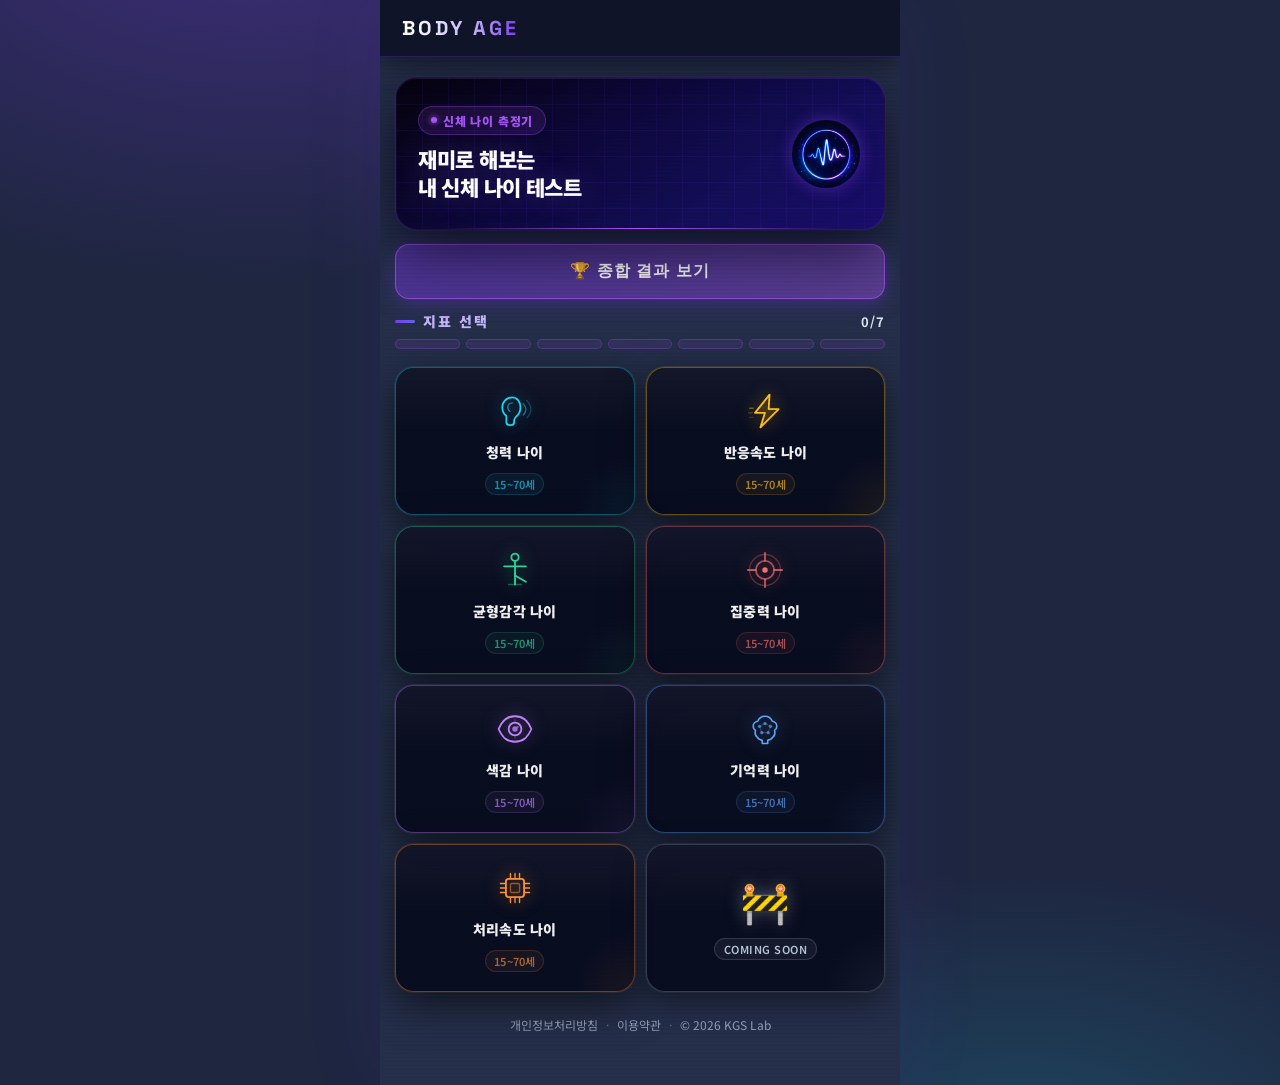
<file: index.html>
<!DOCTYPE html>
<html lang="ko">
<head>
    <meta charset="UTF-8">
    <meta name="viewport" content="width=device-width, initial-scale=1.0, viewport-fit=cover">
    <meta name="theme-color" content="#04060f">
    <meta name="description" content="청력, 반응속도, 균형감각 등 7가지 테스트를 통해 당신의 신체 나이를 과학적으로 측정해보세요.">
    <meta name="apple-mobile-web-app-capable" content="yes">
    <meta name="apple-mobile-web-app-status-bar-style" content="black-translucent">
    <meta property="og:title" content="신체 나이 측정기">
    <meta property="og:description" content="7가지 지표로 신체 나이를 측정하는 앱">
    <meta property="og:image" content="https://kgslab2026.github.io/body-age/icon-maskable-512.png">
    <meta property="og:url" content="https://kgslab2026.github.io/body-age/">
    <meta property="og:type" content="website">
    <title>신체 나이 측정기</title>
    <link rel="manifest" href="manifest.json">
    <link rel="apple-touch-icon" href="icon-192.png">
    <link rel="stylesheet" href="css/style.css">
    <link rel="preconnect" href="https://fonts.googleapis.com">
    <link rel="preconnect" href="https://fonts.gstatic.com" crossorigin>
    <link href="https://fonts.googleapis.com/css2?family=Noto+Sans+KR:wght@400;700;900&family=Space+Grotesk:wght@700;900&display=swap" rel="stylesheet">
</head>
<body>
    <div id="container">
        <header>
            <div class="header-content">
                <h1 class="logo">Body Age</h1>
            </div>
        </header>
        <main id="app"></main>
    </div>
    <script type="module" src="js/app.js"></script>
    <script>
        if ('serviceWorker' in navigator) {
            window.addEventListener('load', () => {
                // PWA 설치 프로모션 등을 위해 등록 상태 확인 가능
                navigator.serviceWorker.register('/body-age/sw.js')
                    .then(reg => {
                        console.log('Service Worker registered');
                        // 업데이트 체크 로직 추가 가능
                        reg.update();
                    })
                    .catch(err => console.error('Service Worker registration failed', err));
            });
        }
    </script>
</body>
</html>
</file>
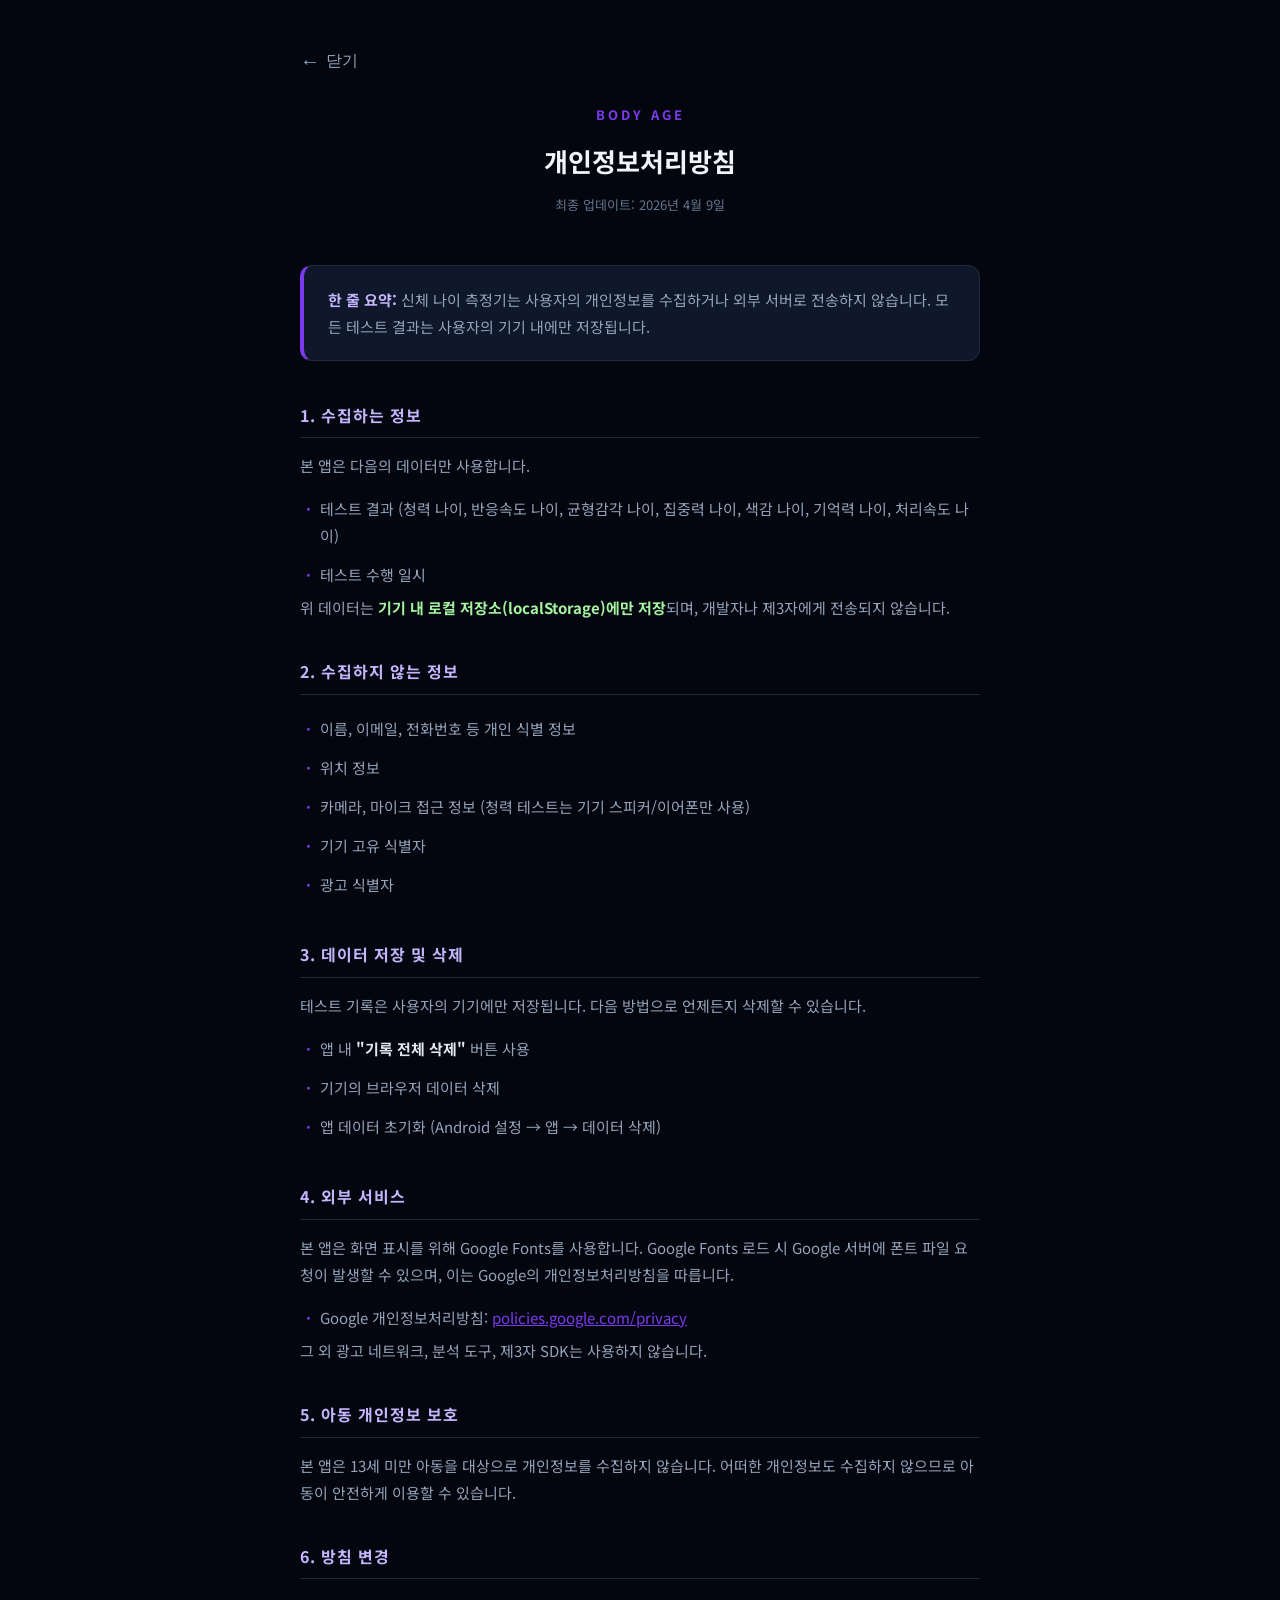
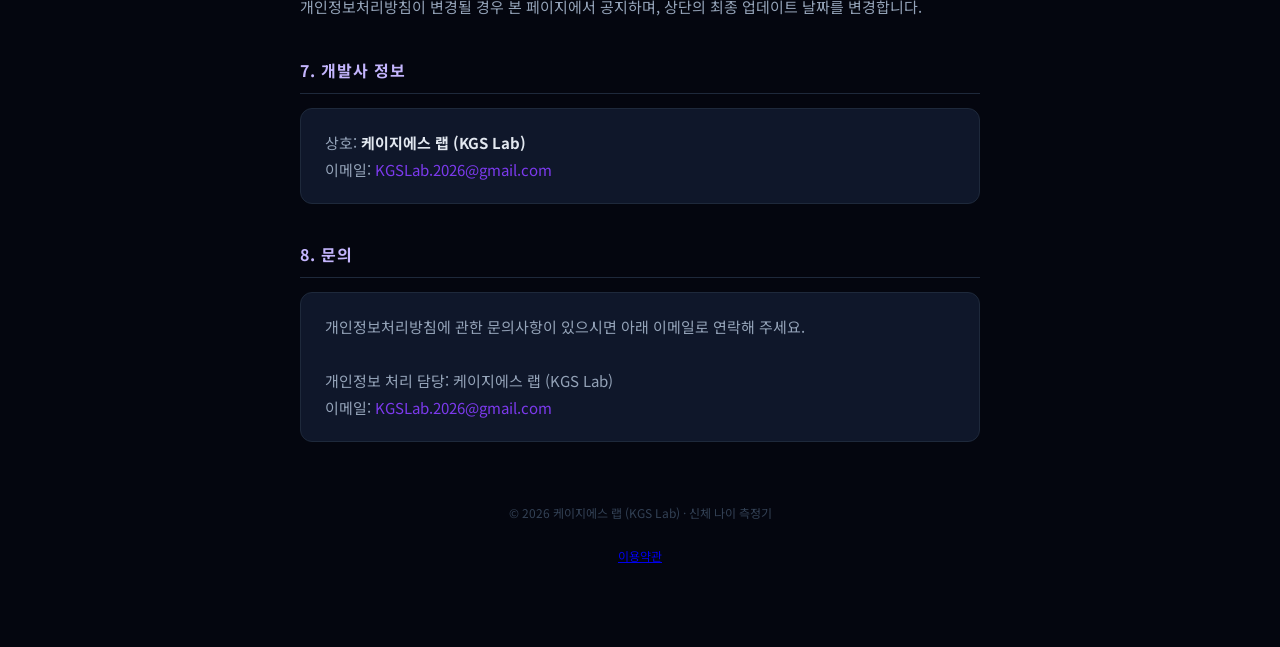
<file: privacy.html>
<!DOCTYPE html>
<html lang="ko">
<head>
    <meta charset="UTF-8">
    <meta name="viewport" content="width=device-width, initial-scale=1.0">
    <title>개인정보처리방침 · 신체 나이 측정기</title>
    <link rel="preconnect" href="https://fonts.googleapis.com">
    <link rel="preconnect" href="https://fonts.gstatic.com" crossorigin>
    <link href="https://fonts.googleapis.com/css2?family=Noto+Sans+KR:wght@400;700&display=swap" rel="stylesheet">
    <style>
        *, *::before, *::after { box-sizing: border-box; margin: 0; padding: 0; }

        body {
            font-family: 'Noto Sans KR', sans-serif;
            background: #04060f;
            color: #e2e8f0;
            line-height: 1.8;
            padding: 40px 20px 80px;
        }

        .container {
            max-width: 680px;
            margin: 0 auto;
        }

        .top-actions {
            position: sticky;
            top: 0;
            display: flex;
            justify-content: flex-start;
            padding: 10px 0;
            background: #04060f;
            z-index: 10;
            margin-bottom: 20px;
        }

        .btn-close {
            background: none;
            border: none;
            color: #94a3b8;
            font-size: 16px;
            font-weight: 500;
            cursor: pointer;
            display: flex;
            align-items: center;
            gap: 6px;
        }

        .btn-close::before {
            content: '←';
            font-size: 20px;
        }

        .btn-close:hover {
            border-color: #7c3aed;
            color: #e2e8f0;
            background: rgba(124, 58, 237, 0.14);
        }

        .btn-close:active {
            transform: scale(0.97);
        }

        header {
            text-align: center;
            margin-bottom: 48px;
        }

        .app-name {
            font-size: 13px;
            font-weight: 700;
            letter-spacing: 3px;
            color: #7c3aed;
            text-transform: uppercase;
            margin-bottom: 12px;
        }

        h1 {
            font-size: 26px;
            font-weight: 700;
            color: #f1f5f9;
        }

        .updated {
            font-size: 13px;
            color: #64748b;
            margin-top: 8px;
        }

        .summary-box {
            background: #0f172a;
            border: 1px solid #1e293b;
            border-left: 4px solid #7c3aed;
            border-radius: 12px;
            padding: 20px 24px;
            margin-bottom: 40px;
            font-size: 15px;
            color: #94a3b8;
        }

        .summary-box strong {
            color: #c4b5fd;
        }

        section {
            margin-bottom: 36px;
        }

        h2 {
            font-size: 16px;
            font-weight: 700;
            color: #c4b5fd;
            letter-spacing: 1px;
            text-transform: uppercase;
            margin-bottom: 14px;
            padding-bottom: 8px;
            border-bottom: 1px solid #1e293b;
        }

        p {
            font-size: 15px;
            color: #94a3b8;
            margin-bottom: 10px;
        }

        ul {
            list-style: none;
            padding: 0;
        }

        ul li {
            font-size: 15px;
            color: #94a3b8;
            padding: 6px 0 6px 20px;
            position: relative;
        }

        ul li::before {
            content: '·';
            position: absolute;
            left: 6px;
            color: #7c3aed;
            font-weight: 700;
        }

        .highlight {
            color: #a5f3a0;
            font-weight: 700;
        }

        .contact-box {
            background: #0f172a;
            border: 1px solid #1e293b;
            border-radius: 12px;
            padding: 20px 24px;
            font-size: 15px;
            color: #94a3b8;
        }

        .contact-box a {
            color: #7c3aed;
            text-decoration: none;
        }

        footer {
            text-align: center;
            margin-top: 60px;
            font-size: 12px;
            color: #334155;
        }
    </style>
</head>
<body>
    <div class="container">
        <div class="top-actions">
            <button class="btn-close" id="btn-close" type="button" aria-label="창 닫기">닫기</button>
        </div>

        <header>
            <div class="app-name">Body Age</div>
            <h1>개인정보처리방침</h1>
            <div class="updated">최종 업데이트: 2026년 4월 9일</div>
        </header>

        <div class="summary-box">
            <strong>한 줄 요약:</strong> 신체 나이 측정기는 사용자의 개인정보를 수집하거나 외부 서버로 전송하지 않습니다. 모든 테스트 결과는 사용자의 기기 내에만 저장됩니다.
        </div>

        <section>
            <h2>1. 수집하는 정보</h2>
            <p>본 앱은 다음의 데이터만 사용합니다.</p>
            <ul>
                <li>테스트 결과 (청력 나이, 반응속도 나이, 균형감각 나이, 집중력 나이, 색감 나이, 기억력 나이, 처리속도 나이)</li>
                <li>테스트 수행 일시</li>
            </ul>
            <p>위 데이터는 <span class="highlight">기기 내 로컬 저장소(localStorage)에만 저장</span>되며, 개발자나 제3자에게 전송되지 않습니다.</p>
        </section>

        <section>
            <h2>2. 수집하지 않는 정보</h2>
            <ul>
                <li>이름, 이메일, 전화번호 등 개인 식별 정보</li>
                <li>위치 정보</li>
                <li>카메라, 마이크 접근 정보 (청력 테스트는 기기 스피커/이어폰만 사용)</li>
                <li>기기 고유 식별자</li>
                <li>광고 식별자</li>
            </ul>
        </section>

        <section>
            <h2>3. 데이터 저장 및 삭제</h2>
            <p>테스트 기록은 사용자의 기기에만 저장됩니다. 다음 방법으로 언제든지 삭제할 수 있습니다.</p>
            <ul>
                <li>앱 내 <strong style="color:#e2e8f0;">"기록 전체 삭제"</strong> 버튼 사용</li>
                <li>기기의 브라우저 데이터 삭제</li>
                <li>앱 데이터 초기화 (Android 설정 → 앱 → 데이터 삭제)</li>
            </ul>
        </section>

        <section>
            <h2>4. 외부 서비스</h2>
            <p>본 앱은 화면 표시를 위해 Google Fonts를 사용합니다. Google Fonts 로드 시 Google 서버에 폰트 파일 요청이 발생할 수 있으며, 이는 Google의 개인정보처리방침을 따릅니다.</p>
            <ul>
                <li>Google 개인정보처리방침: <a href="https://policies.google.com/privacy" style="color:#7c3aed;">policies.google.com/privacy</a></li>
            </ul>
            <p>그 외 광고 네트워크, 분석 도구, 제3자 SDK는 사용하지 않습니다.</p>
        </section>

        <section>
            <h2>5. 아동 개인정보 보호</h2>
            <p>본 앱은 13세 미만 아동을 대상으로 개인정보를 수집하지 않습니다. 어떠한 개인정보도 수집하지 않으므로 아동이 안전하게 이용할 수 있습니다.</p>
        </section>

        <section>
            <h2>6. 방침 변경</h2>
            <p>개인정보처리방침이 변경될 경우 본 페이지에서 공지하며, 상단의 최종 업데이트 날짜를 변경합니다.</p>
        </section>

        <section>
            <h2>7. 개발사 정보</h2>
            <div class="contact-box">
                상호: <strong style="color:#e2e8f0;">케이지에스 랩 (KGS Lab)</strong><br>
                이메일: <a href="mailto:KGSLab.2026@gmail.com">KGSLab.2026@gmail.com</a>
            </div>
        </section>

        <section>
            <h2>8. 문의</h2>
            <div class="contact-box">
                개인정보처리방침에 관한 문의사항이 있으시면 아래 이메일로 연락해 주세요.<br><br>
                개인정보 처리 담당: 케이지에스 랩 (KGS Lab)<br>
                이메일: <a href="mailto:KGSLab.2026@gmail.com">KGSLab.2026@gmail.com</a>
            </div>
        </section>

        <footer>
            © 2026 케이지에스 랩 (KGS Lab) · 신체 나이 측정기
            <br><br>
            <a href="terms.html">이용약관</a>
        </footer>
    </div>

    <script>
        const closeBtn = document.getElementById('btn-close');
        if (closeBtn) {
            closeBtn.addEventListener('click', () => {
                if (window.opener) {
                    window.close();
                    return;
                }

                if (window.history.length > 1) {
                    window.history.back();
                    return;
                }

                window.location.href = './index.html';
            });
        }
    </script>
</body>
</html>
</file>
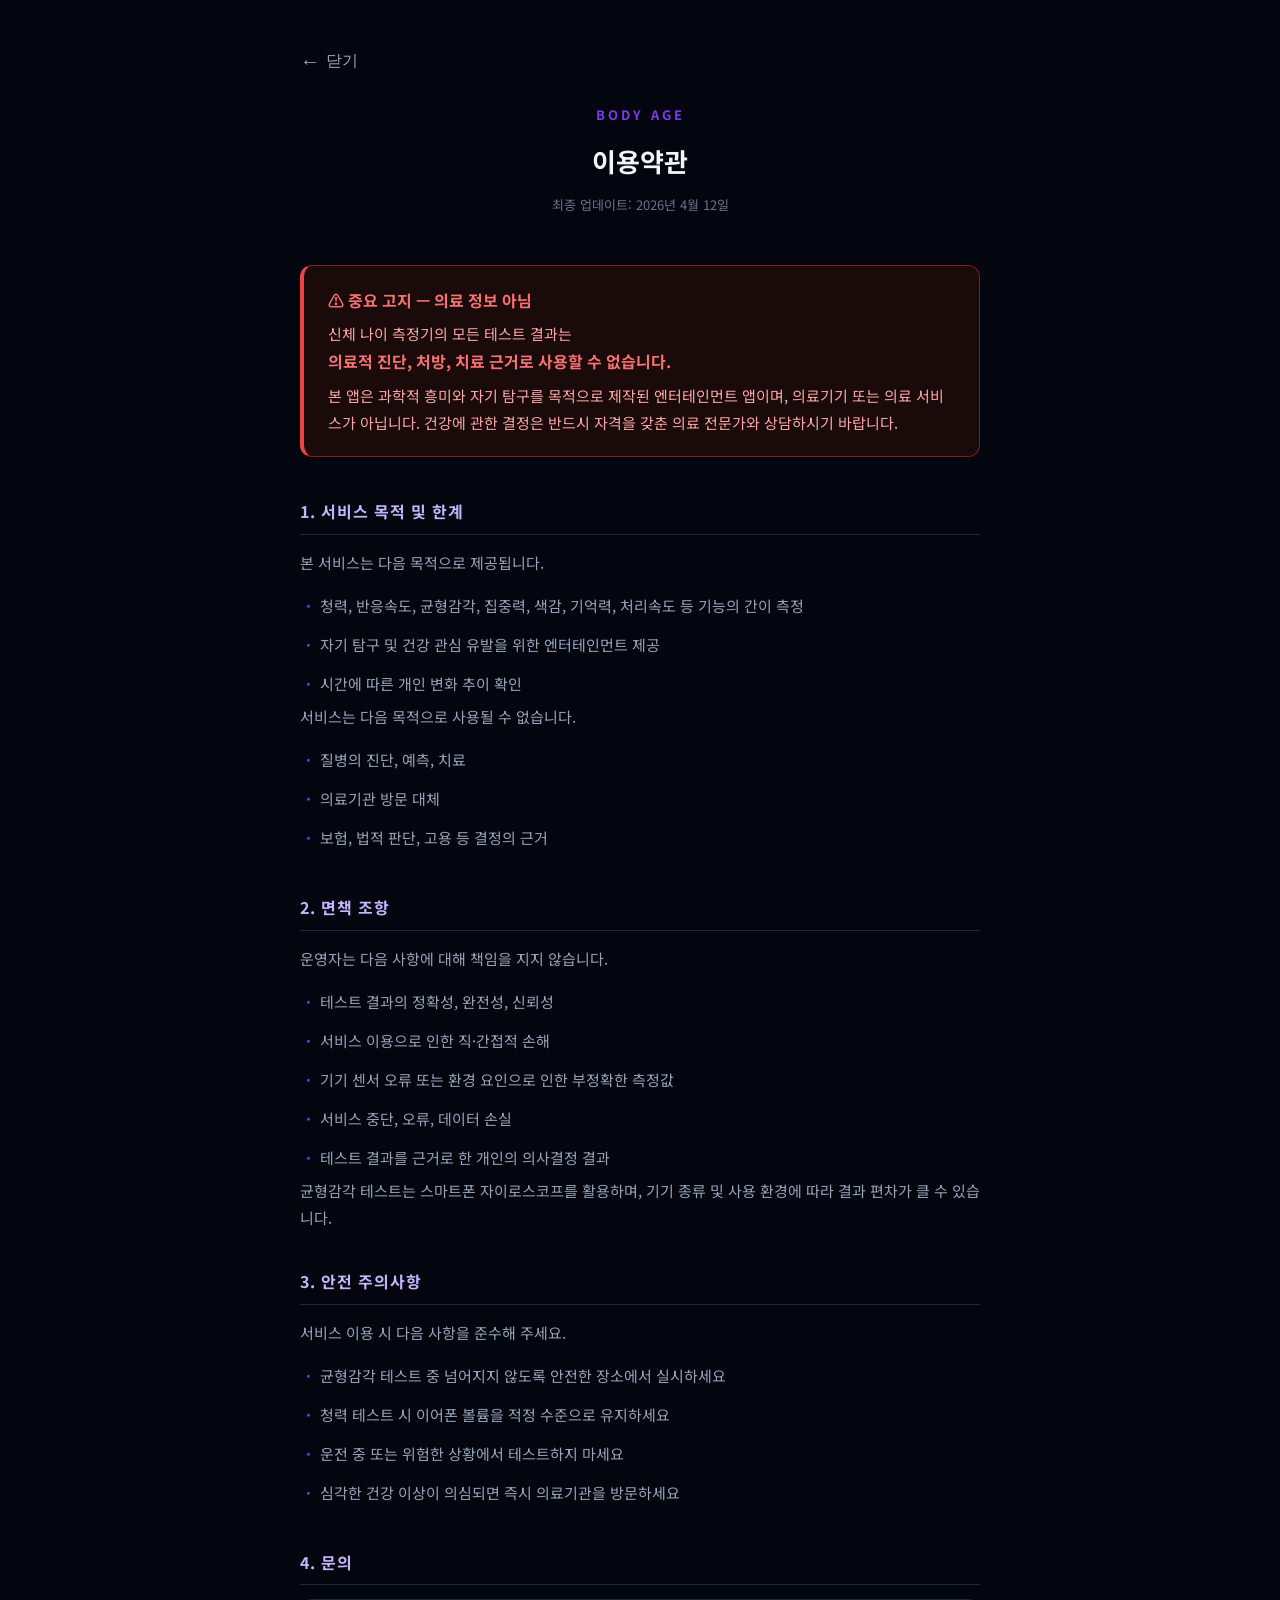
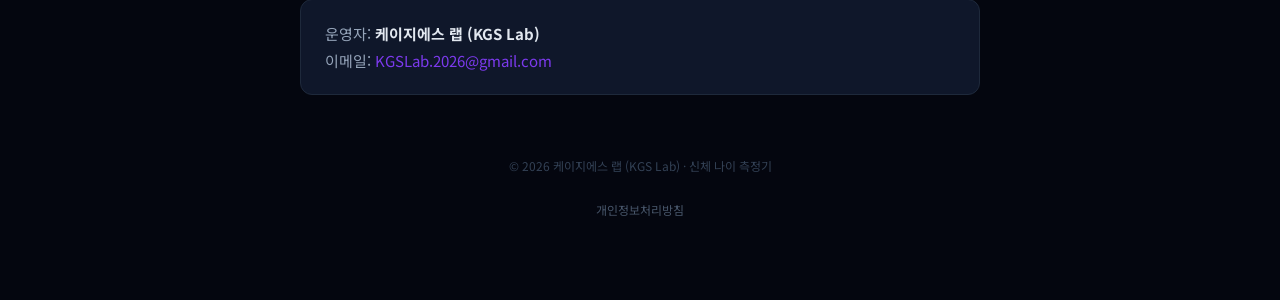
<file: terms.html>
<!DOCTYPE html>
<html lang="ko">
<head>
    <meta charset="UTF-8">
    <meta name="viewport" content="width=device-width, initial-scale=1.0">
    <title>이용약관 · 신체 나이 측정기</title>
    <link rel="preconnect" href="https://fonts.googleapis.com">
    <link rel="preconnect" href="https://fonts.gstatic.com" crossorigin>
    <link href="https://fonts.googleapis.com/css2?family=Noto+Sans+KR:wght@400;700&display=swap" rel="stylesheet">
    <style>
        *, *::before, *::after { box-sizing: border-box; margin: 0; padding: 0; }

        body {
            font-family: 'Noto Sans KR', sans-serif;
            background: #04060f;
            color: #e2e8f0;
            line-height: 1.8;
            padding: 40px 20px 80px;
        }

        .container {
            max-width: 680px;
            margin: 0 auto;
        }

        .top-actions {
            position: sticky;
            top: 0;
            display: flex;
            justify-content: flex-start;
            padding: 10px 0;
            background: #04060f;
            z-index: 10;
            margin-bottom: 20px;
        }

        .btn-close {
            background: none;
            border: none;
            color: #94a3b8;
            font-size: 16px;
            font-weight: 500;
            cursor: pointer;
            display: flex;
            align-items: center;
            gap: 6px;
        }

        .btn-close::before {
            content: '←';
            font-size: 20px;
        }

        .btn-close:hover {
            color: #e2e8f0;
        }

        .btn-close:active {
            transform: scale(0.97);
        }

        header {
            text-align: center;
            margin-bottom: 48px;
        }

        .app-name {
            font-size: 13px;
            font-weight: 700;
            letter-spacing: 3px;
            color: #7c3aed;
            text-transform: uppercase;
            margin-bottom: 12px;
        }

        h1 {
            font-size: 26px;
            font-weight: 700;
            color: #f1f5f9;
        }

        .updated {
            font-size: 13px;
            color: #64748b;
            margin-top: 8px;
        }

        .warning-box {
            background: #1a0a0a;
            border: 1px solid #7f1d1d;
            border-left: 4px solid #ef4444;
            border-radius: 12px;
            padding: 20px 24px;
            margin-bottom: 40px;
            font-size: 15px;
            color: #fca5a5;
            line-height: 1.8;
        }

        .warning-box strong {
            color: #f87171;
            display: block;
            margin-bottom: 6px;
            font-size: 16px;
        }

        section {
            margin-bottom: 36px;
        }

        h2 {
            font-size: 16px;
            font-weight: 700;
            color: #c4b5fd;
            letter-spacing: 1px;
            text-transform: uppercase;
            margin-bottom: 14px;
            padding-bottom: 8px;
            border-bottom: 1px solid #1e293b;
        }

        p {
            font-size: 15px;
            color: #94a3b8;
            margin-bottom: 10px;
        }

        ul {
            list-style: none;
            padding: 0;
        }

        ul li {
            font-size: 15px;
            color: #94a3b8;
            padding: 6px 0 6px 20px;
            position: relative;
        }

        ul li::before {
            content: '·';
            position: absolute;
            left: 6px;
            color: #7c3aed;
            font-weight: 700;
        }

        .highlight {
            color: #a5f3a0;
            font-weight: 700;
        }

        .contact-box {
            background: #0f172a;
            border: 1px solid #1e293b;
            border-radius: 12px;
            padding: 20px 24px;
            font-size: 15px;
            color: #94a3b8;
        }

        .contact-box a {
            color: #7c3aed;
            text-decoration: none;
        }

        footer {
            text-align: center;
            margin-top: 60px;
            font-size: 12px;
            color: #334155;
        }

        footer a {
            color: #475569;
            text-decoration: none;
        }

        footer a:hover {
            color: #7c3aed;
        }
    </style>
</head>
<body>
    <div class="container">
        <div class="top-actions">
            <button class="btn-close" id="btn-close" type="button" aria-label="창 닫기">닫기</button>
        </div>

        <header>
            <div class="app-name">Body Age</div>
            <h1>이용약관</h1>
            <div class="updated">최종 업데이트: 2026년 4월 12일</div>
        </header>

        <div class="warning-box">
            <strong>⚠️ 중요 고지 — 의료 정보 아님</strong>
            신체 나이 측정기의 모든 테스트 결과는 <strong style="color:#f87171;">의료적 진단, 처방, 치료 근거로 사용할 수 없습니다.</strong>
            본 앱은 과학적 흥미와 자기 탐구를 목적으로 제작된 엔터테인먼트 앱이며, 의료기기 또는 의료 서비스가 아닙니다.
            건강에 관한 결정은 반드시 자격을 갖춘 의료 전문가와 상담하시기 바랍니다.
        </div>

        <section>
            <h2>1. 서비스 목적 및 한계</h2>
            <p>본 서비스는 다음 목적으로 제공됩니다.</p>
            <ul>
                <li>청력, 반응속도, 균형감각, 집중력, 색감, 기억력, 처리속도 등 기능의 간이 측정</li>
                <li>자기 탐구 및 건강 관심 유발을 위한 엔터테인먼트 제공</li>
                <li>시간에 따른 개인 변화 추이 확인</li>
            </ul>
            <p>서비스는 다음 목적으로 사용될 수 없습니다.</p>
            <ul>
                <li>질병의 진단, 예측, 치료</li>
                <li>의료기관 방문 대체</li>
                <li>보험, 법적 판단, 고용 등 결정의 근거</li>
            </ul>
        </section>

        <section>
            <h2>2. 면책 조항</h2>
            <p>운영자는 다음 사항에 대해 책임을 지지 않습니다.</p>
            <ul>
                <li>테스트 결과의 정확성, 완전성, 신뢰성</li>
                <li>서비스 이용으로 인한 직·간접적 손해</li>
                <li>기기 센서 오류 또는 환경 요인으로 인한 부정확한 측정값</li>
                <li>서비스 중단, 오류, 데이터 손실</li>
                <li>테스트 결과를 근거로 한 개인의 의사결정 결과</li>
            </ul>
            <p>균형감각 테스트는 스마트폰 자이로스코프를 활용하며, 기기 종류 및 사용 환경에 따라 결과 편차가 클 수 있습니다.</p>
        </section>

        <section>
            <h2>3. 안전 주의사항</h2>
            <p>서비스 이용 시 다음 사항을 준수해 주세요.</p>
            <ul>
                <li>균형감각 테스트 중 넘어지지 않도록 안전한 장소에서 실시하세요</li>
                <li>청력 테스트 시 이어폰 볼륨을 적정 수준으로 유지하세요</li>
                <li>운전 중 또는 위험한 상황에서 테스트하지 마세요</li>
                <li>심각한 건강 이상이 의심되면 즉시 의료기관을 방문하세요</li>
            </ul>
        </section>

        <section>
            <h2>4. 문의</h2>
            <div class="contact-box">
                운영자: <strong style="color:#e2e8f0;">케이지에스 랩 (KGS Lab)</strong><br>
                이메일: <a href="mailto:KGSLab.2026@gmail.com">KGSLab.2026@gmail.com</a>
            </div>
        </section>

        <footer>
            © 2026 케이지에스 랩 (KGS Lab) · 신체 나이 측정기
            <br><br>
            <a href="privacy.html">개인정보처리방침</a>
        </footer>
    </div>

    <script>
        const closeBtn = document.getElementById('btn-close');
        if (closeBtn) {
            closeBtn.addEventListener('click', () => {
                if (window.opener) { window.close(); return; }
                if (window.history.length > 1) { window.history.back(); return; }
                window.location.href = './index.html';
            });
        }
    </script>
</body>
</html>
</file>
<file: css/style.css>
@import url('https://fonts.googleapis.com/css2?family=Noto+Sans+KR:wght@400;700;900&family=Space+Grotesk:wght@700;900&display=swap');

:root {
    --bg:           #1e2640;
    --surface:      #252f4a;
    --surface-2:    #2a3555;
    --card-bg:      rgba(34, 42, 70, 0.95);
    --border:       rgba(255, 255, 255, 0.09);
    --primary:      #7c3aed;
    --primary-lite: rgba(124, 58, 237, 0.18);
    --primary-grad: linear-gradient(135deg, #7c3aed 0%, #a855f7 100%);
    --text:         #f1f5f9;
    --text-sub:     #c4d1e4;
    --text-muted:   #a1b3c9;
    --neon-purple:  #a855f7;
    --neon-cyan:    #22d3ee;
    --neon-amber:   #fbbf24;
    --neon-green:   #34d399;

    /* ── 구버전 변수명 호환 별칭 ── */
    --primary-color: var(--primary);
    --primary-light: var(--primary-lite);
    --text-color:    var(--text);
    --sub-color:     var(--text-sub);
    --muted-color:   var(--text-muted);
}

/* ── 기본 헤딩 ── */
h2, h3 {
    margin: 0 0 8px;
    color: var(--text);
    font-weight: 900;
}

h2 { font-size: 1.6rem; letter-spacing: -0.5px; }
h3 { font-size: 1.1rem; }

/* ── 인라인 스타일용 공통 유틸 ── */
p { color: var(--text-sub); line-height: 1.7; margin: 0 0 12px; }

* { box-sizing: border-box; }

body {
    margin: 0;
    padding: 0;
    font-family: 'Noto Sans KR', sans-serif;
    background:
        radial-gradient(ellipse 80% 60% at 20% -10%, rgba(124, 58, 237, 0.35) 0%, transparent 60%),
        radial-gradient(ellipse 60% 50% at 80% 110%, rgba(34, 211, 238, 0.2) 0%, transparent 60%),
        #1e2640;
    color: var(--text);
    display: flex;
    justify-content: center;
    align-items: flex-start;
    min-height: 100vh;
}

#container {
    width: 100%;
    max-width: 520px;
    min-height: 100vh;
    min-height: 100dvh;
    background: var(--surface);
    display: flex;
    flex-direction: column;
    overflow: hidden;
    position: relative;
    box-shadow: 0 0 80px rgba(124, 58, 237, 0.08);
}

/* Scan-line texture overlay — position: absolute so it's clipped to the container */
#container::after {
    content: '';
    position: absolute;
    inset: 0;
    background: repeating-linear-gradient(
        0deg,
        transparent,
        transparent 3px,
        rgba(0, 0, 0, 0.04) 3px,
        rgba(0, 0, 0, 0.04) 4px
    );
    pointer-events: none;
    z-index: 1000;
}

/* ── 헤더 ── */
header {
    background: rgba(16, 20, 40, 0.97);
    backdrop-filter: blur(20px);
    -webkit-backdrop-filter: blur(20px);
    padding: calc(15px + env(safe-area-inset-top, 0px)) calc(22px + env(safe-area-inset-right, 0px)) 15px calc(22px + env(safe-area-inset-left, 0px));
    border-bottom: 1px solid rgba(124, 58, 237, 0.25);
    display: flex;
    align-items: center;
    justify-content: space-between;
    position: sticky;
    top: 0;
    z-index: 100;
    box-shadow: 0 1px 30px rgba(0, 0, 0, 0.6);
}

header h1 {
    margin: 0;
    font-family: 'Space Grotesk', 'Noto Sans KR', sans-serif;
    font-size: 20px;
    font-weight: 900;
    letter-spacing: 3px;
    text-transform: uppercase;
    background: linear-gradient(90deg, #fff 10%, #c4b5fd 60%, #7c3aed 100%);
    -webkit-background-clip: text;
    -webkit-text-fill-color: transparent;
    background-clip: text;
}

header .header-tag {
    font-size: 12px;
    font-weight: 900;
    color: #a855f7;
    background: rgba(124, 58, 237, 0.1);
    border: 1px solid rgba(168, 85, 247, 0.35);
    padding: 5px 12px;
    border-radius: 999px;
    letter-spacing: 1.8px;
    animation: tagPulse 3s ease-in-out infinite;
}

@keyframes tagPulse {
    0%, 100% { box-shadow: 0 0 0px rgba(168, 85, 247, 0); }
    50%       { box-shadow: 0 0 14px rgba(168, 85, 247, 0.35); }
}

/* ── 메인 ── */
main {
    flex: 1;
    padding: 20px calc(15px + env(safe-area-inset-right, 0px)) calc(44px + env(safe-area-inset-bottom, 0px)) calc(15px + env(safe-area-inset-left, 0px));
    display: flex;
    flex-direction: column;
    align-items: center;
    justify-content: flex-start;
    overflow-y: auto;
}

main::-webkit-scrollbar { width: 3px; }
main::-webkit-scrollbar-thumb { background: rgba(168, 85, 247, 0.3); border-radius: 10px; }

/* ── 공통 버튼 ── */
.btn {
    padding: 16px 32px;
    font-size: 13px;
    font-weight: 900;
    letter-spacing: 0.4px;
    text-transform: none;
    background: var(--primary-grad);
    color: #fff;
    border: none;
    border-radius: 12px;
    cursor: pointer;
    transition: all 0.18s ease;
    box-shadow: 0 0 24px rgba(124, 58, 237, 0.4), 0 4px 15px rgba(0, 0, 0, 0.4);
}

.btn:hover {
    box-shadow: 0 0 36px rgba(124, 58, 237, 0.6), 0 6px 20px rgba(0, 0, 0, 0.5);
    transform: translateY(-2px);
}

.btn:active,
.btn-home:active,
.indicator-card:active,
.r-btn:active { transform: scale(0.97); }

.btn:focus-visible,
.btn-home:focus-visible,
.indicator-card:focus-visible {
    outline: 2px solid var(--neon-purple);
    outline-offset: 3px;
}

/* ── 홈 버튼 ── */
.btn-home {
    background: rgba(12, 18, 44, 0.85);
    backdrop-filter: blur(10px);
    border: 1px solid rgba(124, 58, 237, 0.28);
    color: #c4b5fd;
    font-size: 0.83rem;
    font-weight: 700;
    cursor: pointer;
    padding: 8px 15px;
    align-self: flex-start;
    transition: all 0.18s ease;
    margin-bottom: 14px;
    border-radius: 999px;
    display: inline-flex;
    align-items: center;
    gap: 7px;
    letter-spacing: 0.3px;
}

.btn-home:hover {
    border-color: rgba(168, 85, 247, 0.5);
    background: rgba(124, 58, 237, 0.15);
    box-shadow: 0 0 16px rgba(124, 58, 237, 0.2);
}

.btn-home-icon {
    display: inline-flex;
    justify-content: center;
    align-items: center;
    width: 20px;
    height: 20px;
    font-size: 0.85rem;
}

/* ── 메인 박스 ── */
.main-box { width: 100%; }

/* ── 히어로 ── */
.hero {
    background:
        linear-gradient(145deg, #06030e 0%, #0d083a 40%, #130e56 70%, #190d6a 100%);
    border-radius: 22px;
    padding: 26px 24px 26px 22px;
    margin-bottom: 14px;
    display: flex;
    align-items: center;
    justify-content: space-between;
    position: relative;
    overflow: hidden;
    border: 1px solid rgba(124, 58, 237, 0.22);
    box-shadow:
        0 20px 60px rgba(5, 3, 20, 0.7),
        0 0 0 1px rgba(168, 85, 247, 0.08),
        inset 0 1px 0 rgba(255, 255, 255, 0.05);
}

/* Grid overlay */
.hero::before {
    content: '';
    position: absolute;
    inset: 0;
    background-image:
        linear-gradient(rgba(124, 58, 237, 0.07) 1px, transparent 1px),
        linear-gradient(90deg, rgba(124, 58, 237, 0.07) 1px, transparent 1px);
    background-size: 26px 26px;
    pointer-events: none;
}

/* Bottom neon line */
.hero::after {
    content: '';
    position: absolute;
    bottom: 0;
    left: 10%;
    right: 10%;
    height: 1px;
    background: linear-gradient(90deg,
        transparent 0%,
        rgba(168, 85, 247, 0.6) 30%,
        #a855f7 50%,
        rgba(168, 85, 247, 0.6) 70%,
        transparent 100%);
    animation: glowLine 4s ease-in-out infinite;
}

@keyframes glowLine {
    0%, 100% { opacity: 0.35; filter: blur(0px); }
    50%       { opacity: 1;    filter: blur(1px); }
}

.hero-text { position: relative; z-index: 1; }

.hero-badge {
    display: inline-flex;
    align-items: center;
    gap: 6px;
    background: rgba(168, 85, 247, 0.12);
    border: 1px solid rgba(168, 85, 247, 0.3);
    border-radius: 999px;
    padding: 5px 12px;
    font-size: 12px;
    font-weight: 900;
    color: #a855f7;
    letter-spacing: 0.8px;
    text-transform: none;
    margin-bottom: 12px;
}

.hero-badge::before {
    content: '';
    width: 6px; height: 6px;
    border-radius: 50%;
    background: #a855f7;
    animation: blink 1.5s ease-in-out infinite;
    box-shadow: 0 0 6px #a855f7;
}

@keyframes blink {
    0%, 100% { opacity: 1; }
    50%       { opacity: 0.2; }
}

.hero-main {
    font-family: 'Space Grotesk', 'Noto Sans KR', sans-serif;
    font-size: 21px;
    font-weight: 900;
    color: #fff;
    line-height: 1.35;
    letter-spacing: -0.3px;
    text-shadow: 0 0 30px rgba(167, 139, 250, 0.35);
}

.hero-pulse {
    position: relative;
    width: 68px;
    height: 68px;
    flex-shrink: 0;
    display: flex;
    align-items: center;
    justify-content: center;
}

.pulse-ring {
    position: absolute;
    inset: 0;
    border-radius: 50%;
    border: 2px solid rgba(124, 58, 237, 0.7);
    animation: pulseRing 2.4s ease-out infinite;
    opacity: 0;
}
.pulse-ring.r2 { animation-delay: 0.8s; }
.pulse-ring.r3 { animation-delay: 1.6s; }

@keyframes pulseRing {
    0%   { transform: scale(1);   opacity: 0.8; }
    100% { transform: scale(2.4); opacity: 0;   }
}

.pulse-icon {
    width: 68px;
    height: 68px;
    border-radius: 50%;
    object-fit: cover;
    position: relative;
    z-index: 1;
    box-shadow: 0 0 16px rgba(124, 58, 237, 0.5);
}

@keyframes heroFloat {
    0%, 100% { transform: translateY(0px);  }
    50%       { transform: translateY(-9px); }
}

/* ── 프로그레스 섹션 ── */
.progress-section {
    width: 100%;
    margin-bottom: 18px;
}

.section-label-wrapper {
    display: flex;
    align-items: center;
    justify-content: space-between;
    margin-bottom: 8px;
}

/* ── 섹션 레이블 ── */
.section-label {
    font-size: 14px;
    font-weight: 900;
    color: #c4b5fd;
    letter-spacing: 2px;
    text-transform: uppercase;
    display: flex;
    align-items: center;
    gap: 8px;
}

.section-label::before {
    content: '';
    display: block;
    width: 20px;
    height: 3px;
    background: linear-gradient(90deg, #7c3aed, #6366f1);
    border-radius: 2px;
}

.progress-count {
    font-size: 13px;
    font-weight: 700;
    color: #dbe5f4;
    letter-spacing: 1px;
}

/* ── 프로그레스 바 ── */
.progress-steps {
    width: 100%;
    display: grid;
    grid-template-columns: repeat(7, minmax(0, 1fr));
    gap: 6px;
}

.progress-segment {
    height: 10px;
    border-radius: 999px;
    border: 1px solid rgba(168, 85, 247, 0.28);
    background: rgba(168, 85, 247, 0.1);
    transition: background 0.25s ease, border-color 0.25s ease, box-shadow 0.25s ease;
}

.progress-segment.filled {
    background: linear-gradient(90deg, #7c3aed, #a855f7);
    border-color: rgba(168, 85, 247, 0.72);
    box-shadow: 0 0 10px rgba(168, 85, 247, 0.45);
}

/* ── 카드 그리드 ── */
.card-grid {
    display: grid;
    grid-template-columns: repeat(2, minmax(0, 1fr));
    gap: 11px;
    width: 100%;
}

.indicator-card {
    position: relative;
    border-radius: 19px;
    padding: 22px 12px 18px;
    display: flex;
    flex-direction: column;
    align-items: center;
    justify-content: center;
    gap: 9px;
    cursor: pointer;
    transition: transform 0.22s ease, box-shadow 0.22s ease;
    border: 1px solid rgba(255, 255, 255, 0.06);
    min-height: 148px;
    text-align: center;
    background: rgba(10, 13, 32, 0.98);
    backdrop-filter: blur(12px);
    overflow: hidden;
}

/* Shimmer layer */
.indicator-card::before {
    content: '';
    position: absolute;
    top: 0; left: 0; right: 0;
    height: 45%;
    background: linear-gradient(180deg, rgba(255,255,255,0.045) 0%, transparent 100%);
    border-radius: inherit;
    pointer-events: none;
}

/* Corner accent — uses inherited --cr/--cg/--cb from card variant */
.indicator-card::after {
    content: '';
    position: absolute;
    bottom: 0; right: 0;
    width: 60px; height: 60px;
    background: radial-gradient(circle at 100% 100%, rgba(var(--cr), var(--cg), var(--cb), 0.08) 0%, transparent 70%);
    border-radius: 0 0 19px 0;
    pointer-events: none;
}

/* ── 카드 컬러 변형: RGB 컴포넌트 + hex 정의만, 나머지는 공유 규칙 사용 ── */
.card-cyan    { --cr: 34;  --cg: 211; --cb: 238; --chex: #22d3ee; }
.card-amber   { --cr: 251; --cg: 191; --cb: 36;  --chex: #fbbf24; }
.card-emerald { --cr: 52;  --cg: 211; --cb: 153; --chex: #34d399; }
.card-red     { --cr: 248; --cg: 113; --cb: 113; --chex: #f87171; }
.card-violet  { --cr: 192; --cg: 132; --cb: 252; --chex: #c084fc; }
.card-blue    { --cr: 96;  --cg: 165; --cb: 250; --chex: #60a5fa; }
.card-orange  { --cr: 251; --cg: 146; --cb: 60;  --chex: #fb923c; }
.card-gray    { --cr: 148; --cg: 163; --cb: 184; --chex: #94a3b8; }

/* 색상별 공유 규칙 */
.indicator-card {
    border-color: rgba(var(--cr), var(--cg), var(--cb), 0.4);
    box-shadow: 0 12px 40px rgba(0,0,0,0.6), 0 0 0 1px rgba(var(--cr), var(--cg), var(--cb), 0.15);
}

.indicator-card.available:hover {
    transform: translateY(-5px);
    box-shadow: 0 20px 60px rgba(0,0,0,0.7), 0 0 40px rgba(var(--cr), var(--cg), var(--cb), 0.3);
}

.indicator-card.locked {
    border-color: rgba(148, 163, 184, 0.32);
    box-shadow: 0 10px 32px rgba(0, 0, 0, 0.45), 0 0 0 1px rgba(148, 163, 184, 0.12);
}

.indicator-card.locked .card-label {
    color: #cbd5e1;
}

/* ── 카드 아이콘 ── */
.card-icon {
    font-size: 40px;
    line-height: 1;
    position: relative;
    z-index: 1;
    color: var(--chex);
    filter: drop-shadow(0 0 8px rgba(var(--cr), var(--cg), var(--cb), 0.5)) drop-shadow(0 2px 4px rgba(0,0,0,0.45));
}

.card-label {
    font-size: 14px;
    font-weight: 900;
    color: rgba(255, 255, 255, 0.94);
    letter-spacing: 0.2px;
    line-height: 1.35;
    position: relative;
    z-index: 1;
}

/* ── 나이 범위 뱃지 ── */
.card-range {
    font-size: 11px;
    font-weight: 600;
    letter-spacing: 0.2px;
    color: rgba(var(--cr), var(--cg), var(--cb), 0.65);
    background: rgba(var(--cr), var(--cg), var(--cb), 0.06);
    border: 1px solid rgba(var(--cr), var(--cg), var(--cb), 0.16);
    border-radius: 999px;
    padding: 2px 8px;
    margin-top: 2px;
}

/* ── ACTIVE 뱃지 ── */
.active-badge {
    position: absolute;
    top: 10px; right: 10px;
    font-size: 11px;
    font-weight: 900;
    padding: 3px 8px;
    border-radius: 999px;
    letter-spacing: 1.5px;
    z-index: 2;
    text-transform: uppercase;
    color: var(--chex);
    background: rgba(var(--cr), var(--cg), var(--cb), 0.1);
    border: 1px solid rgba(var(--cr), var(--cg), var(--cb), 0.35);
}

.badge-soon {
    font-size: 11px;
    font-weight: 600;
    color: #b8c4d7;
    background: rgba(148, 163, 184, 0.08);
    border: 1px solid rgba(148, 163, 184, 0.24);
    border-radius: 999px;
    padding: 2px 9px;
    letter-spacing: 0.5px;
    text-transform: none;
}

/* ── 완료 배지 ── */
.check-badge {
    position: absolute;
    top: 9px;
    right: 9px;
    width: 24px;
    height: 24px;
    border-radius: 50%;
    background: linear-gradient(135deg, rgba(var(--cr), var(--cg), var(--cb), 0.82), rgba(var(--cr), var(--cg), var(--cb), 0.62));
    display: flex;
    align-items: center;
    justify-content: center;
    font-size: 14px;
    font-weight: 900;
    color: #fff;
    z-index: 3;
    box-shadow: 0 0 8px rgba(var(--cr), var(--cg), var(--cb), 0.38), 0 1px 5px rgba(0, 0, 0, 0.28);
    animation: checkPulse 0.5s ease-out;
}

@keyframes checkPulse {
    0% { transform: scale(0) rotate(-90deg); opacity: 0; }
    50% { transform: scale(1.08); }
    100% { transform: scale(1) rotate(0); opacity: 1; }
}

/* 완료된 카드 스타일 */
.indicator-card.completed {
    opacity: 0.95;
}

/* ── 출시예정 토스트 ── */
.coming-toast {
    position: fixed;
    bottom: 32px;
    left: 50%;
    transform: translateX(-50%) translateY(20px);
    background: rgba(30, 27, 75, 0.95);
    border: 1px solid rgba(124, 58, 237, 0.5);
    color: #e2e8f0;
    font-size: 14px;
    font-weight: 700;
    padding: 12px 24px;
    border-radius: 40px;
    white-space: nowrap;
    opacity: 0;
    transition: opacity 0.2s ease, transform 0.2s ease;
    z-index: 9999;
    backdrop-filter: blur(12px);
    box-shadow: 0 4px 24px rgba(124, 58, 237, 0.3);
}
.coming-toast.show {
    opacity: 1;
    transform: translateX(-50%) translateY(0);
}

/* ── 완료 오버레이 ── */
.done-overlay {
    position: absolute;
    bottom: 0; left: 0; right: 0;
    padding: 6px;
    text-align: center;
    font-size: 10px;
    font-weight: 900;
    letter-spacing: 1.2px;
    text-transform: uppercase;
    border-radius: 0 0 19px 19px;
    backdrop-filter: blur(4px);
    background: rgba(var(--cr), var(--cg), var(--cb), 0.14);
    color: rgba(var(--cr), var(--cg), var(--cb), 0.86);
}

/* ── 종합 통계 카드 ── */
.summary-card {
    width: 100%;
    background: rgba(10, 13, 32, 0.92);
    backdrop-filter: blur(12px);
    border-radius: 20px;
    padding: 18px 20px;
    margin-bottom: 14px;
    border: 1px solid rgba(124, 58, 237, 0.22);
    box-shadow: 0 8px 40px rgba(0,0,0,0.4), 0 0 0 1px rgba(124, 58, 237, 0.06);
}

.summary-header {
    display: flex;
    justify-content: space-between;
    align-items: center;
    margin-bottom: 16px;
}

.summary-meta {
    display: flex;
    align-items: center;
    gap: 10px;
    flex-shrink: 0;
}

.summary-title {
    font-size: 0.92rem;
    font-weight: 900;
    color: rgba(255,255,255,0.9);
    letter-spacing: 1.2px;
    text-transform: uppercase;
    white-space: nowrap;
}

.summary-avg {
    font-family: 'Space Grotesk', sans-serif;
    font-size: 1.9rem;
    font-weight: 900;
    background: linear-gradient(135deg, #a855f7 0%, #22d3ee 100%);
    -webkit-background-clip: text;
    -webkit-text-fill-color: transparent;
    background-clip: text;
    letter-spacing: -1px;
    filter: drop-shadow(0 0 14px rgba(168, 85, 247, 0.45));
    white-space: nowrap;
}

.summary-reset-btn {
    font-size: 0.78rem;
    font-weight: 700;
    color: var(--text-sub);
    background: rgba(255,255,255,0.05);
    border: 1px solid rgba(255,255,255,0.1);
    border-radius: 999px;
    padding: 5px 11px;
    cursor: pointer;
    letter-spacing: 0.2px;
    transition: all 0.15s;
}

.summary-reset-btn:hover  { background: rgba(255,255,255,0.08); color: var(--text-sub); }
.summary-reset-btn:active { transform: scale(0.96); }

.summary-rows {
    display: flex;
    flex-direction: column;
    gap: 9px;
}

.summary-row {
    display: grid;
    grid-template-columns: 22px 62px 1fr 42px;
    align-items: center;
    gap: 8px;
}

.summary-icon { font-size: 1rem; text-align: center; }

.summary-label {
    font-size: 0.84rem;
    font-weight: 700;
    color: #cbd5e1;
    white-space: nowrap;
}

.summary-bar-bg {
    background: rgba(255,255,255,0.05);
    border-radius: 999px;
    height: 5px;
    overflow: hidden;
}

.summary-bar-fill {
    height: 5px;
    border-radius: 999px;
    background: linear-gradient(90deg, #7c3aed 0%, #22d3ee 100%);
    box-shadow: 0 0 10px rgba(124, 58, 237, 0.5);
    transition: width 0.9s cubic-bezier(0.34, 1.56, 0.64, 1);
}

.summary-age {
    font-family: 'Space Grotesk', sans-serif;
    font-size: 0.9rem;
    font-weight: 900;
    color: #ddd6fe;
    text-align: right;
}

/* ── 테스트 화면 공통 ── */
.test-box, .result-box, .vision-box, .stroop-box {
    width: 100%;
    display: flex;
    flex-direction: column;
    align-items: center;
}

.stage-pill {
    background: rgba(124, 58, 237, 0.12);
    border: 1px solid rgba(124, 58, 237, 0.3);
    color: #a78bfa;
    font-size: 11px;
    font-weight: 900;
    padding: 5px 14px;
    border-radius: 20px;
    letter-spacing: 0.8px;
    text-transform: none;
    margin-bottom: 16px;
    align-self: center;
}

.sound-wrap {
    background: linear-gradient(145deg, #0a063a, #16105e);
    border: 1px solid rgba(124, 58, 237, 0.28);
    border-radius: 20px;
    padding: 28px 24px;
    width: 100%;
    margin-bottom: 16px;
    text-align: center;
    box-shadow: 0 0 40px rgba(124, 58, 237, 0.1);
    position: relative;
    overflow: hidden;
}

.sound-wrap::before {
    content: '';
    position: absolute;
    inset: 0;
    background-image:
        linear-gradient(rgba(124, 58, 237, 0.06) 1px, transparent 1px),
        linear-gradient(90deg, rgba(124, 58, 237, 0.06) 1px, transparent 1px);
    background-size: 22px 22px;
}

.sound-wrap .sound-icon  { font-size: 40px; margin-bottom: 8px; position: relative; z-index: 1; }
.sound-wrap .sound-label { font-size: 11px; color: #ddd6fe; letter-spacing: 0.8px; text-transform: none; position: relative; z-index: 1; }

.question-text {
    font-size: 15px;
    font-weight: 900;
    color: var(--text);
    margin-bottom: 16px;
    text-align: center;
    width: 100%;
}

/* ── 청력 버튼 ── */
.answer-btn {
    flex: 1;
    border-radius: 14px;
    padding: 18px 12px;
    font-size: 13px;
    font-weight: 900;
    letter-spacing: 0.5px;
    border: 1px solid rgba(255,255,255,0.08);
    cursor: pointer;
    transition: all 0.18s ease;
    min-height: 72px;
    display: inline-flex;
    justify-content: center;
    align-items: center;
    gap: 8px;
    background: rgba(12, 16, 40, 0.9);
    color: var(--text-sub);
}

.yes-btn { background: rgba(124, 58, 237, 0.18); color: #c4b5fd; border-color: rgba(124, 58, 237, 0.45); }
.no-btn  { background: rgba(255,255,255,0.06);  color: #94a3b8; }

.answer-btn:active  { transform: scale(0.98); }
.yes-btn:hover      { background: rgba(124, 58, 237, 0.2); }
.no-btn:hover       { background: rgba(255,255,255,0.07); }

.answer-btn.selected {
    background: var(--primary-grad);
    color: #fff;
    border-color: rgba(168, 85, 247, 0.5);
    box-shadow: 0 0 24px rgba(124, 58, 237, 0.35);
}

.answer-btn.selected.no-btn {
    background: rgba(71,85,105,0.7);
    border-color: rgba(71,85,105,0.5);
    box-shadow: none;
}

.answer-btn:focus { outline: none; box-shadow: 0 0 0 3px rgba(124,58,237,0.2); }

/* ── 결과 히어로 ── */
.result-hero {
    background: linear-gradient(145deg, #0a063a, #19108a);
    border: 1px solid rgba(124, 58, 237, 0.28);
    border-radius: 22px;
    padding: 30px 24px;
    width: 100%;
    text-align: center;
    margin-bottom: 14px;
    position: relative;
    overflow: hidden;
    box-shadow: 0 0 50px rgba(124, 58, 237, 0.15);
}

.result-hero::before {
    content: '';
    position: absolute;
    inset: 0;
    background-image:
        linear-gradient(rgba(124, 58, 237, 0.06) 1px, transparent 1px),
        linear-gradient(90deg, rgba(124, 58, 237, 0.06) 1px, transparent 1px);
    background-size: 22px 22px;
    pointer-events: none;
}

.result-hero .result-sub {
    font-size: 11px;
    color: rgba(196, 181, 253, 0.95);
    letter-spacing: 2.5px;
    margin-bottom: 8px;
    text-transform: uppercase;
    position: relative;
    z-index: 1;
}

.age-result {
    font-family: 'Space Grotesk', sans-serif;
    font-size: 80px;
    font-weight: 900;
    background: linear-gradient(135deg, #fff 20%, #c4b5fd 100%);
    -webkit-background-clip: text;
    -webkit-text-fill-color: transparent;
    background-clip: text;
    line-height: 1;
    letter-spacing: -3px;
    filter: drop-shadow(0 0 24px rgba(167, 139, 250, 0.5));
    position: relative;
    z-index: 1;
}

.age-result span {
    font-size: 24px;
    font-weight: 700;
    letter-spacing: 0;
}

.result-hz {
    font-size: 12px;
    color: rgba(196, 181, 253, 0.9);
    margin-top: 8px;
    letter-spacing: 1.5px;
    position: relative;
    z-index: 1;
}

.result-card {
    background: rgba(10, 13, 32, 0.92);
    backdrop-filter: blur(10px);
    border-radius: 15px;
    padding: 14px 16px;
    width: 100%;
    margin-bottom: 12px;
    border: 1px solid rgba(255,255,255,0.07);
}

.rc-label {
    display: flex;
    justify-content: space-between;
    font-size: 11px;
    color: var(--text-muted);
    letter-spacing: 1.5px;
    text-transform: uppercase;
    margin-bottom: 10px;
}

.rc-label span:last-child { color: #a78bfa; font-weight: 900; }
.rc-bar-bg   { background: rgba(255,255,255,0.05); border-radius: 4px; height: 5px; }
.rc-bar-fill {
    background: linear-gradient(90deg, #7c3aed, #22d3ee);
    border-radius: 4px; height: 5px;
    transition: width 1s ease;
    box-shadow: 0 0 10px rgba(124, 58, 237, 0.4);
}

.result-btn-row { display: flex; gap: 10px; width: 100%; }

.r-btn {
    flex: 1;
    border-radius: 12px;
    padding: 14px;
    font-size: 12px;
    font-weight: 900;
    border: none;
    cursor: pointer;
    transition: all 0.15s;
    letter-spacing: 1.5px;
    text-transform: uppercase;
}

.r-retry {
    background: rgba(255,255,255,0.04);
    color: var(--text-sub);
    border: 1px solid rgba(255,255,255,0.09);
}

.r-next {
    background: var(--primary-grad);
    color: #fff;
    box-shadow: 0 0 24px rgba(124, 58, 237, 0.35);
}

/* ── 기억력 테스트 ── */
.memory-display {
    width: 100%;
    min-height: 420px;
    background: #030509;
    border: 1px solid rgba(124, 58, 237, 0.2);
    border-radius: 22px;
    display: flex;
    flex-direction: column;
    align-items: center;
    justify-content: center;
    gap: 20px;
    position: relative;
    padding: 30px 20px;
    box-shadow: inset 0 0 80px rgba(0,0,0,0.6), 0 0 30px rgba(124, 58, 237, 0.08);
}

.memory-display .mem-home { position: absolute; top: 16px; left: 16px; margin-bottom: 0; }

.mem-round {
    font-size: 0.82rem;
    font-weight: 900;
    color: #6366f1;
    letter-spacing: 2.5px;
    text-transform: uppercase;
}

.mem-digit {
    font-family: 'Space Grotesk', sans-serif;
    font-size: 100px;
    font-weight: 900;
    background: linear-gradient(135deg, #fff 0%, #c4b5fd 100%);
    -webkit-background-clip: text;
    -webkit-text-fill-color: transparent;
    background-clip: text;
    line-height: 1;
    letter-spacing: -4px;
    transition: opacity 0.15s;
    filter: drop-shadow(0 0 30px rgba(167, 139, 250, 0.6));
}

.mem-slots {
    display: flex;
    gap: 7px;
    justify-content: center;
    flex-wrap: wrap;
    margin-bottom: 24px;
    width: 100%;
}

.mem-slot {
    width: 40px; height: 48px;
    border-radius: 10px;
    font-size: 1.4rem;
    font-weight: 900;
    display: flex;
    align-items: center;
    justify-content: center;
    font-family: 'Space Grotesk', sans-serif;
}

.mem-slot.empty  {
    background: rgba(255,255,255,0.04);
    color: rgba(255,255,255,0.18);
    border: 1px solid rgba(255,255,255,0.08);
}

.mem-slot.filled {
    background: var(--primary-grad);
    color: #fff;
    box-shadow: 0 0 14px rgba(124, 58, 237, 0.5);
}

.mem-pad {
    display: grid;
    grid-template-columns: repeat(3, 1fr);
    gap: 10px;
    width: 100%;
    max-width: 280px;
    margin: 0 auto;
}

.mem-key {
    height: 64px;
    border-radius: 14px;
    border: 1px solid rgba(255,255,255,0.08);
    background: rgba(255,255,255,0.05);
    color: #c4b5fd;
    font-size: 1.4rem;
    font-weight: 700;
    cursor: pointer;
    transition: all 0.12s;
    font-family: 'Space Grotesk', sans-serif;
}

.mem-key:hover  { background: rgba(124, 58, 237, 0.15); border-color: rgba(124, 58, 237, 0.35); }
.mem-key:active { transform: scale(0.92); background: var(--primary-grad); box-shadow: 0 0 14px rgba(124, 58, 237, 0.45); }

/* ── 시력 테스트 ── */
.vision-box { width: 100%; display: flex; flex-direction: column; align-items: center; gap: 24px; }

.vision-progress {
    font-size: 0.82rem;
    font-weight: 900;
    color: #818cf8;
    letter-spacing: 2.5px;
    text-transform: uppercase;
}

.vision-grid {
    display: grid;
    grid-template-columns: repeat(3, 1fr);
    gap: 10px;
    width: 100%;
}

.vision-cell {
    aspect-ratio: 1;
    border-radius: 14px;
    cursor: pointer;
    transition: transform 0.12s;
    border: 1px solid rgba(255,255,255,0.05);
}

.vision-cell:active { transform: scale(0.92); }
.vision-label { font-size: 0.88rem; color: var(--text-sub); text-align: center; }

/* ── 집중력 테스트 ── */
.stroop-box { width: 100%; display: flex; flex-direction: column; align-items: center; gap: 20px; }

.stroop-progress {
    font-size: 0.82rem;
    font-weight: 900;
    color: #818cf8;
    letter-spacing: 2.5px;
    text-transform: uppercase;
}

.stroop-word {
    font-family: 'Space Grotesk', sans-serif;
    font-size: 72px;
    font-weight: 900;
    line-height: 1;
    text-align: center;
    user-select: none;
    -webkit-user-select: none;
    transition: color 0.1s;
}

.stroop-label { font-size: 0.88rem; color: var(--text-sub); text-align: center; }

.vision-timer-wrap {
    width: 100%;
    height: 6px;
    background: rgba(255,255,255,0.08);
    border-radius: 3px;
    overflow: hidden;
}

.vision-timer-bar {
    height: 100%;
    width: 100%;
    border-radius: 3px;
    background: linear-gradient(90deg, #a855f7, #7c3aed);
    transition: background 0.3s;
}

.num-gauge-wrap {
    width: 100%;
    height: 8px;
    background: rgba(255,255,255,0.08);
    border-radius: 4px;
    overflow: hidden;
}

.num-gauge-bar {
    height: 100%;
    width: 100%;
    border-radius: 4px;
    background: linear-gradient(90deg, #7c3aed, #a855f7);
}

.stroop-timer-bar-wrap {
    width: 100%;
    height: 4px;
    background: rgba(255,255,255,0.08);
    border-radius: 2px;
    overflow: hidden;
}

.stroop-timer-bar {
    height: 100%;
    width: 100%;
    background: linear-gradient(90deg, #ef4444, #fbbf24);
    border-radius: 2px;
}

.stroop-pad {
    display: grid;
    grid-template-columns: repeat(3, 1fr);
    gap: 10px;
    width: 100%;
}

.stroop-btn {
    height: 58px;
    border-radius: 14px;
    border: 1px solid rgba(255,255,255,0.1);
    font-size: 1.1rem;
    font-weight: 900;
    -webkit-tap-highlight-color: transparent;
    cursor: pointer;
    letter-spacing: 1px;
    transition: transform 0.1s, filter 0.1s;
    background: rgba(12, 16, 40, 0.9);
}

.stroop-btn:hover    { filter: brightness(1.1); }
.stroop-btn:active   { transform: scale(0.95); }
.stroop-btn:disabled { cursor: default; opacity: 0.5; }

/* ── 균형감각 테스트 ── */
.balance-display {
    width: 100%;
    min-height: 420px;
    background: #030509;
    border: 1px solid rgba(52, 211, 153, 0.25);
    border-radius: 22px;
    display: flex;
    flex-direction: column;
    align-items: center;
    justify-content: center;
    gap: 24px;
    position: relative;
    padding: 30px 20px;
    box-shadow: inset 0 0 80px rgba(0,0,0,0.6), 0 0 30px rgba(52, 211, 153, 0.08);
    transition: border-color 0.5s, box-shadow 0.5s;
}

.balance-display--ready {
    border-color: rgba(251, 191, 36, 0.3);
    box-shadow: inset 0 0 80px rgba(0,0,0,0.6), 0 0 30px rgba(251, 191, 36, 0.06);
}

.balance-display--testing {
    border-color: rgba(52, 211, 153, 0.35);
    box-shadow: inset 0 0 80px rgba(0,0,0,0.6), 0 0 30px rgba(52, 211, 153, 0.1);
}

.balance-phase-badge {
    display: flex;
    align-items: center;
    gap: 6px;
    font-size: 0.8rem;
    font-weight: 700;
    letter-spacing: 1px;
    padding: 5px 14px;
    border-radius: 999px;
}

.balance-phase-badge--ready {
    background: rgba(251, 191, 36, 0.12);
    border: 1px solid rgba(251, 191, 36, 0.35);
    color: #fbbf24;
}

.balance-phase-badge--testing {
    background: rgba(52, 211, 153, 0.12);
    border: 1px solid rgba(52, 211, 153, 0.35);
    color: #34d399;
}

.balance-phase-dot {
    width: 7px;
    height: 7px;
    border-radius: 50%;
    background: #34d399;
    animation: blink 1s ease-in-out infinite;
}

.balance-progress-wrap {
    width: 160px;
    height: 4px;
    background: rgba(255,255,255,0.08);
    border-radius: 2px;
    overflow: hidden;
}

.balance-progress-bar {
    height: 100%;
    width: 0%;
    background: linear-gradient(90deg, #34d399, #6ee7b7);
    border-radius: 2px;
    transition: width 0.9s linear;
}

.balance-countdown {
    font-family: 'Space Grotesk', sans-serif;
    font-size: 86px;
    font-weight: 900;
    background: linear-gradient(135deg, #fff 0%, #34d399 100%);
    -webkit-background-clip: text;
    -webkit-text-fill-color: transparent;
    background-clip: text;
    line-height: 1;
    height: 130px;
    display: flex;
    align-items: center;
    justify-content: center;
}

.balance-timer {
    font-family: 'Space Grotesk', sans-serif;
    font-size: 86px;
    font-weight: 900;
    color: #34d399;
    line-height: 1;
    filter: drop-shadow(0 0 20px rgba(52, 211, 153, 0.6));
    height: 130px;
    display: flex;
    align-items: center;
    justify-content: center;
}

.balance-ring-wrap { position: relative; width: 180px; height: 180px; }

.balance-ring,
.balance-ring-2,
.balance-ring-3,
.balance-ring-4,
.balance-ring-inner {
    border-radius: 50%;
    position: absolute;
    top: 50%; left: 50%;
    transform: translate(-50%, -50%);
}

.balance-ring {
    width: 160px; height: 160px;
    border: 1.5px solid rgba(148, 163, 184, 0.18);
}

.balance-ring-2 {
    width: 125px; height: 125px;
    border: 1.5px solid rgba(148, 163, 184, 0.25);
}

.balance-ring-3 {
    width: 90px; height: 90px;
    border: 1.5px solid rgba(251, 191, 36, 0.4);
}

.balance-ring-4 {
    width: 55px; height: 55px;
    border: 1.5px solid rgba(251, 191, 36, 0.65);
}

.balance-ring-inner {
    width: 20px; height: 20px;
    border: 2px solid rgba(34, 197, 94, 0.9);
    box-shadow: 0 0 8px rgba(34, 197, 94, 0.3);
}

.balance-dot {
    width: 14px; height: 14px;
    border-radius: 50%;
    background: #34d399;
    position: absolute;
    top: 50%; left: 50%;
    transform: translate(-50%, -50%);
    transition: background 0.2s ease;
    box-shadow: 0 0 18px rgba(52, 211, 153, 0.65);
}

/* ── 반응속도 테스트 ── */
.reaction-box {
    width: 100%;
    min-height: 420px;
    border-radius: 22px;
    display: flex;
    flex-direction: column;
    align-items: center;
    justify-content: center;
    gap: 16px;
    cursor: pointer;
    user-select: none;
    -webkit-user-select: none;
    -webkit-tap-highlight-color: transparent;
    transition: background 0.18s ease, border-color 0.18s ease, box-shadow 0.18s ease;
    position: relative;
    padding: 30px 20px;
}

.reaction-box.waiting {
    background: linear-gradient(145deg, #07090f, #0c1226);
    border: 1px solid rgba(255,255,255,0.07);
}

.reaction-box.go {
    background: linear-gradient(145deg, #032010, #053d1c);
    border: 1px solid rgba(52, 211, 153, 0.35);
    box-shadow: 0 0 60px rgba(52, 211, 153, 0.18);
}

.reaction-box .btn-home { position: absolute; top: 16px; left: 16px; margin-bottom: 0; }

.round-label {
    font-size: 12px;
    font-weight: 900;
    color: #6366f1;
    letter-spacing: 2.5px;
    text-transform: uppercase;
}

.reaction-icon { font-size: 72px; line-height: 1; }
.reaction-msg  { font-size: 1.1rem; font-weight: 700; color: var(--text); text-align: center; letter-spacing: 0.5px; }

/* ══════════════════════════════════════════
   ── 건강 팁 카드 ──
   ══════════════════════════════════════════ */
.tips-card {
    width: 100%;
    background: rgba(10, 13, 32, 0.92);
    border: 1px solid rgba(124, 58, 237, 0.22);
    border-radius: 16px;
    margin: 10px 0 4px;
    overflow: hidden;
}

.tips-toggle {
    width: 100%;
    display: flex;
    align-items: center;
    gap: 10px;
    padding: 13px 16px;
    background: transparent;
    border: none;
    color: var(--text-sub);
    font-size: 0.85rem;
    font-weight: 700;
    cursor: pointer;
    letter-spacing: 0.3px;
    text-align: left;
    transition: background 0.15s;
}

.tips-toggle:hover { background: rgba(124, 58, 237, 0.08); }

.tips-toggle-label { flex: 1; color: var(--text); }

.tips-chevron {
    font-size: 0.65rem;
    color: var(--text-muted);
    transition: transform 0.25s ease;
    display: inline-block;
}

.tips-body { padding: 0 16px 16px; }

.tips-list {
    margin: 0;
    padding: 0;
    list-style: none;
    display: flex;
    flex-direction: column;
    gap: 9px;
}

.tips-item {
    font-size: 0.84rem;
    color: var(--text-sub);
    line-height: 1.55;
    padding-left: 16px;
    position: relative;
}

.tips-item::before {
    content: '▸';
    position: absolute;
    left: 0;
    color: #a78bfa;
    font-size: 0.72rem;
    top: 2px;
}

/* ══════════════════════════════════════════
   ── 히스토리 인라인 칩 ──
   ══════════════════════════════════════════ */
.hist-inline {
    font-size: 0.8rem;
    font-weight: 700;
    padding: 6px 14px;
    border-radius: 999px;
    margin: 8px 0 2px;
    letter-spacing: 0.3px;
    display: inline-flex;
    align-items: center;
    gap: 6px;
    align-self: center;
}

.hist-better { background: rgba(52,211,153,0.1);  color: #34d399; border: 1px solid rgba(52,211,153,0.3); }
.hist-worse  { background: rgba(248,113,113,0.1); color: #f87171; border: 1px solid rgba(248,113,113,0.3); }
.hist-same   { background: rgba(148,163,184,0.12); color: #cbd5e1; border: 1px solid rgba(148,163,184,0.4); }

.hist-arrow { font-size: 1.1rem; line-height: 1; }
.hist-raw   { font-size: 0.75rem; opacity: 0.85; margin-left: 2px; }

/* ══════════════════════════════════════════
   ── 기록 화면 ──
   ══════════════════════════════════════════ */
.history-box {
    width: 100%;
    display: flex;
    flex-direction: column;
    gap: 12px;
}

.history-section {
    background: rgba(10, 13, 32, 0.92);
    border: 1px solid rgba(255,255,255,0.07);
    border-radius: 16px;
    padding: 16px;
}

.history-section-header {
    display: flex;
    align-items: center;
    gap: 10px;
    margin-bottom: 12px;
}

.history-section-icon  { font-size: 1.15rem; }

.history-section-label {
    flex: 1;
    font-size: 0.85rem;
    font-weight: 900;
    color: var(--text);
    letter-spacing: 0.3px;
}

.history-section-count {
    font-size: 0.75rem;
    font-weight: 700;
    color: var(--text-muted);
    background: rgba(255,255,255,0.04);
    border: 1px solid rgba(255,255,255,0.07);
    padding: 2px 8px;
    border-radius: 999px;
    letter-spacing: 0.5px;
}

.history-section-clear-btn {
    border: 1px solid rgba(248, 113, 113, 0.35);
    background: rgba(248, 113, 113, 0.08);
    color: #fca5a5;
    border-radius: 999px;
    padding: 3px 9px;
    font-size: 0.72rem;
    font-weight: 700;
    cursor: pointer;
    letter-spacing: 0.3px;
    transition: all 0.15s ease;
}

.history-section-clear-btn:hover {
    background: rgba(248, 113, 113, 0.16);
    border-color: rgba(248, 113, 113, 0.55);
    color: #fecaca;
}

.history-section-clear-btn:active {
    transform: scale(0.97);
}

/* ── 기록 그래프 ── */
.hg-summary {
    display: flex;
    align-items: baseline;
    gap: 10px;
    margin-bottom: 10px;
}

.hg-latest-age {
    font-family: 'Space Grotesk', sans-serif;
    font-size: 1.6rem;
    font-weight: 900;
    color: #c4b5fd;
    line-height: 1;
}

.hg-trend {
    font-size: 0.78rem;
    font-weight: 700;
    padding: 2px 8px;
    border-radius: 999px;
}

.hg-better { color: #34d399; background: rgba(52, 211, 153, 0.1); }
.hg-worse  { color: #f87171; background: rgba(248, 113, 113, 0.1); }
.hg-same   { color: #94a3b8; background: rgba(148, 163, 184, 0.1); }

.hg-svg {
    display: block;
    overflow: visible;
}

.hg-grid {
    stroke: rgba(255,255,255,0.06);
    stroke-width: 1;
    stroke-dasharray: 3 3;
}

.hg-line {
    fill: none;
    stroke: #a855f7;
    stroke-width: 2;
    stroke-linecap: round;
    stroke-linejoin: round;
}

.hg-dot {
    fill: #7c3aed;
    stroke: #1e1b4b;
    stroke-width: 1.5;
}

.hg-dot-latest {
    fill: #e879f9;
    stroke: #1e1b4b;
    stroke-width: 2;
}

.hg-label-latest {
    font-family: 'Space Grotesk', sans-serif;
    font-size: 11px;
    font-weight: 700;
    fill: #e879f9;
}

.hg-ylabel {
    font-size: 10px;
    fill: rgba(148,163,184,0.95);
    text-anchor: end;
}

.hg-date {
    font-size: 10px;
    fill: rgba(148,163,184,0.9);
    text-anchor: middle;
}

.hg-single {
    font-size: 0.75rem;
    color: #94a3b8;
    text-align: center;
    padding: 12px 0 4px;
}

.history-empty {
    text-align: center;
    color: var(--text-muted);
    font-size: 0.85rem;
    padding: 48px 0;
    line-height: 1.8;
}

.history-clear-btn {
    width: 100%;
    padding: 12px;
    background: rgba(248,113,113,0.05);
    border: 1px solid rgba(248,113,113,0.2);
    border-radius: 12px;
    color: #f87171;
    font-size: 0.8rem;
    font-weight: 700;
    cursor: pointer;
    letter-spacing: 0.5px;
    transition: all 0.15s;
    margin-top: 4px;
}

.history-clear-btn:hover { background: rgba(248,113,113,0.12); }

/* ── 커스텀 확인 모달 ── */
.confirm-overlay {
    position: fixed;
    inset: 0;
    background: rgba(0, 0, 0, 0.6);
    backdrop-filter: blur(4px);
    -webkit-backdrop-filter: blur(4px);
    display: flex;
    align-items: center;
    justify-content: center;
    z-index: 9999;
    animation: fadeIn 0.15s ease;
}

.confirm-dialog {
    background: #1e293b;
    border: 1px solid rgba(255,255,255,0.08);
    border-radius: 20px;
    padding: 28px 24px 20px;
    width: min(320px, 88vw);
    display: flex;
    flex-direction: column;
    gap: 8px;
    animation: slideUp 0.18s ease;
}

.confirm-title {
    font-size: 1rem;
    font-weight: 700;
    color: var(--text-color);
    margin-bottom: 4px;
}

.confirm-msg {
    font-size: 0.88rem;
    color: #94a3b8;
    line-height: 1.6;
    margin-bottom: 8px;
}

.confirm-btns {
    display: flex;
    gap: 10px;
    margin-top: 4px;
}

.confirm-cancel {
    flex: 1;
    padding: 12px;
    border-radius: 12px;
    border: 1px solid rgba(255,255,255,0.1);
    background: rgba(255,255,255,0.05);
    color: #94a3b8;
    font-size: 0.9rem;
    font-weight: 600;
    cursor: pointer;
}

.confirm-ok {
    flex: 1;
    padding: 12px;
    border-radius: 12px;
    border: none;
    background: rgba(248, 113, 113, 0.15);
    color: #f87171;
    font-size: 0.9rem;
    font-weight: 700;
    cursor: pointer;
}

.confirm-cancel:active { background: rgba(255,255,255,0.1); }
.confirm-ok:active { background: rgba(248,113,113,0.25); }

@keyframes slideUp {
    from { transform: translateY(16px); opacity: 0; }
    to   { transform: translateY(0);    opacity: 1; }
}

/* ── 기록 보기 버튼 (메인 화면) ── */
.history-fab {
    width: 100%;
    padding: 14px;
    background: rgba(100, 116, 139, 0.28);
    border: 1px solid rgba(148, 163, 184, 0.45);
    border-radius: 12px;
    color: #e2e8f0;
    font-size: 0.9rem;
    font-weight: 700;
    cursor: pointer;
    letter-spacing: 0.5px;
    transition: all 0.15s;
    margin-bottom: 12px;
    box-shadow: 0 4px 16px rgba(0,0,0,0.35);
}

.history-fab:hover {
    background: rgba(124,58,237,0.3);
    border-color: rgba(168,85,247,0.7);
    color: #fff;
    box-shadow: 0 6px 24px rgba(124,58,237,0.3);
}

/* ── 공유 버튼 ── */
.share-fab {
    width: 100%;
    padding: 14px;
    background: rgba(124, 58, 237, 0.32);
    border: 1px solid rgba(168, 85, 247, 0.65);
    border-radius: 12px;
    color: #fff;
    font-size: 0.9rem;
    font-weight: 700;
    cursor: pointer;
    letter-spacing: 0.5px;
    transition: all 0.15s;
    margin-bottom: 12px;
    box-shadow: 0 4px 16px rgba(124,58,237,0.25);
}

.share-fab:hover {
    background: rgba(124, 58, 237, 0.5);
    border-color: rgba(168, 85, 247, 0.9);
    color: #fff;
    box-shadow: 0 6px 24px rgba(124, 58, 237, 0.45);
}

.share-fab--copied {
    background: rgba(52, 211, 153, 0.15);
    border-color: rgba(52, 211, 153, 0.5);
    color: #34d399;
}

.history-fab:active,
.share-fab:active,
.final-fab:active,
.save-img-btn:active,
.share-result-btn:active,
.history-clear-btn:active,
.tips-toggle:active {
    transform: scale(0.97);
}

/* ── 앱 푸터 ── */
.app-footer {
    display: flex;
    align-items: center;
    justify-content: center;
    gap: 8px;
    padding: 24px 0 calc(8px + env(safe-area-inset-bottom, 0px));
    font-size: 12px;
}

.footer-link {
    color: #94a3b8;
    text-decoration: none;
    transition: color 0.15s;
}

.footer-link:hover {
    color: #c4b5fd;
}

.footer-sep {
    color: #64748b;
}

.footer-copy {
    color: #94a3b8;
}

/* ── 균형감각 테스트 화면 유틸 ── */
.mobile-only-box.with-top-gap { margin-top: 20px; }

.test-title-accent {
    color: var(--primary-color);
    margin-top: 10px;
}

.test-range-pill {
    display: inline-block;
    background: rgba(108, 99, 255, 0.1);
    color: var(--primary-color);
    font-size: 0.85rem;
    font-weight: 700;
    padding: 6px 14px;
    border-radius: 999px;
    margin-bottom: 14px;
}

.test-copy-relaxed { line-height: 1.8; }

.test-note-card {
    background: rgba(108, 99, 255, 0.07);
    border-radius: 14px;
    padding: 14px 16px;
    width: 100%;
    margin-top: 8px;
    font-size: 0.85rem;
    color: #b8c4d7;
    line-height: 1.6;
}

.btn-start-wide {
    margin-top: 24px;
    width: 100%;
}

.test-center-icon {
    font-size: 3rem;
    margin: 20px auto;
    text-align: center;
    width: 100%;
}

.test-error-title {
    font-size: 1.2rem;
    font-weight: 700;
    color: #f87171;
    text-align: center;
    width: 100%;
}

.test-error-desc {
    color: #b8c4d7;
    text-align: center;
    width: 100%;
    line-height: 1.6;
}

.test-action-row {
    display: flex;
    gap: 10px;
    width: 100%;
    margin-top: 20px;
}

.test-action-row--compact {
    gap: 15px;
    margin-top: 12px;
}

.btn-ghost-light {
    flex: 1;
    background: #475569;
}

.btn-warn {
    flex: 1;
    background: #fbbf24;
    color: #1e293b;
}

.btn-flex { flex: 1; }

.btn-home-overlay {
    position: absolute;
    top: 16px;
    left: 16px;
    margin-bottom: 0;
}

.countdown-hint,
.balance-live-hint {
    color: rgba(255, 255, 255, 0.7);
}

.countdown-hint { font-size: 0.95rem; }
.balance-live-hint { font-size: 0.9rem; }

.result-title {
    font-size: 1.8rem;
    margin-top: 10px;
}

.result-sub-note {
    color: #b8c4d7;
    margin: 5px 0 12px;
}

.result-sub-note strong { color: var(--text-color); }

/* ── 페이지 전환 애니메이션 ── */
@keyframes pageEnter {
    from { opacity: 0; transform: translateY(8px); }
    to   { opacity: 1; transform: translateY(0); }
}
.page-enter { animation: pageEnter 0.22s ease-out; }

/* ── 이미지 저장 버튼 ── */
.save-img-btn {
    width: 100%;
    padding: 14px;
    background: rgba(34, 211, 153, 0.22);
    border: 1px solid rgba(52, 211, 153, 0.6);
    border-radius: 12px;
    color: #fff;
    font-size: 0.9rem;
    font-weight: 700;
    cursor: pointer;
    letter-spacing: 0.5px;
    transition: all 0.15s;
    margin-bottom: 10px;
    box-shadow: 0 4px 16px rgba(34,211,153,0.15);
}
.save-img-btn:hover {
    background: rgba(34, 211, 153, 0.35);
    border-color: rgba(52, 211, 153, 0.85);
    box-shadow: 0 4px 20px rgba(34, 211, 153, 0.3);
}
.save-img-btn:disabled {
    opacity: 0.5;
    cursor: not-allowed;
}

/* ── 결과 개별 공유 버튼 ── */
.share-result-btn {
    width: 100%;
    padding: 12px;
    background: transparent;
    border: 1px solid rgba(124, 58, 237, 0.3);
    border-radius: 10px;
    color: #94a3b8;
    font-size: 0.85rem;
    font-weight: 700;
    cursor: pointer;
    letter-spacing: 0.5px;
    transition: all 0.15s;
    margin-bottom: 10px;
}
.share-result-btn:hover {
    border-color: rgba(124, 58, 237, 0.6);
    color: #c4b5fd;
    background: rgba(124, 58, 237, 0.08);
}

/* ── 종합 결과 버튼 (메인) ── */
.final-fab {
    width: 100%;
    padding: 16px;
    background: linear-gradient(135deg, rgba(124,58,237,0.45) 0%, rgba(168,85,247,0.4) 100%);
    border: 1px solid rgba(168, 85, 247, 0.75);
    border-radius: 14px;
    color: #fff;
    font-size: 1rem;
    font-weight: 900;
    cursor: pointer;
    letter-spacing: 1px;
    transition: all 0.15s;
    margin-bottom: 12px;
    box-shadow: 0 4px 20px rgba(124,58,237,0.35);
}
.final-fab:hover {
    background: linear-gradient(135deg, rgba(124,58,237,0.65) 0%, rgba(168,85,247,0.6) 100%);
    box-shadow: 0 6px 28px rgba(124,58,237,0.5);
    transform: translateY(-1px);
}

/* ── 종합 결과 화면 ── */
.final-box {
    width: 100%;
    display: flex;
    flex-direction: column;
    align-items: center;
    gap: 10px;
}

.final-header {
    width: 100%;
    background: linear-gradient(145deg, #06030e 0%, #0d083a 40%, #130e56 100%);
    border: 1px solid rgba(124,58,237,0.3);
    border-radius: 22px;
    padding: 30px 24px 24px;
    text-align: center;
    margin-bottom: 0;
    position: relative;
    overflow: hidden;
}
.final-header::before {
    content: '';
    position: absolute;
    inset: 0;
    background-image:
        linear-gradient(rgba(124,58,237,0.07) 1px, transparent 1px),
        linear-gradient(90deg, rgba(124,58,237,0.07) 1px, transparent 1px);
    background-size: 26px 26px;
    pointer-events: none;
}

.final-grade {
    font-family: 'Space Grotesk', sans-serif;
    font-size: 72px;
    font-weight: 900;
    line-height: 1;
    margin-bottom: 4px;
    text-shadow: 0 0 30px currentColor;
}
.final-avg-label {
    font-size: 14px;
    color: #dbe5f4;
    letter-spacing: 0.5px;
    text-transform: none;
    margin-bottom: 4px;
}
.final-avg {
    font-family: 'Space Grotesk', sans-serif;
    font-size: 48px;
    font-weight: 900;
    color: #f8fbff;
    line-height: 1;
    margin-bottom: 10px;
}
.final-msg {
    font-size: 15px;
    color: #e2e8f0;
    line-height: 1.6;
}

.final-rows {
    width: 100%;
    background: rgba(10,14,36,0.94);
    border: 1px solid rgba(148, 163, 184, 0.12);
    border-radius: 16px;
    padding: 18px 16px;
    margin-bottom: 0;
    display: flex;
    flex-direction: column;
    gap: 12px;
}
.final-row {
    display: grid;
    grid-template-columns: 20px 78px 1fr 42px;
    align-items: center;
    gap: 10px;
    font-size: 13px;
}
.final-row-pending {
    opacity: 0.5;
}
.final-icon {
    font-size: 16px;
    flex-shrink: 0;
    text-align: center;
}
.final-label {
    color: #f1f5f9;
    width: auto;
    flex-shrink: 0;
    font-size: 13px;
}
.final-bar-bg {
    flex: 1;
    height: 8px;
    background: rgba(255,255,255,0.1);
    border-radius: 99px;
    overflow: hidden;
}
.final-bar-fill {
    height: 100%;
    background: linear-gradient(90deg, #7c3aed, #a855f7);
    border-radius: 99px;
    transition: width 0.6s ease-out;
}
.final-age {
    color: #f1f5f9;
    font-weight: 800;
    width: auto;
    min-width: 40px;
    text-align: right;
    flex-shrink: 0;
}
.final-age-pending {
    font-size: 12px;
    color: #94a3b8;
}
.final-note {
    width: 100%;
    margin: 0;
    padding: 10px 12px;
    border-radius: 12px;
    background: rgba(148, 163, 184, 0.08);
    color: #cbd5e1;
    text-align: center;
    font-size: 12px;
    line-height: 1.6;
}
.final-actions,
.final-sub-actions {
    width: 100%;
    display: flex;
    flex-direction: column;
    gap: 10px;
}
.final-share-row {
    width: 100%;
    display: grid;
    grid-template-columns: repeat(2, minmax(0, 1fr));
    gap: 10px;
}
.final-home-btn {
    width: 100%;
    margin-top: 0 !important;
    background: #1e293b;
}

.final-disclaimer {
    width: 100%;
    text-align: center;
    font-size: 0.75rem;
    color: #475569;
    line-height: 1.7;
    padding-top: 16px;
    border-top: 1px solid rgba(255,255,255,0.05);
    margin-top: 4px;
}

.final-disclaimer-link {
    display: inline-block;
    margin-top: 4px;
    color: #64748b;
    text-decoration: underline;
    text-underline-offset: 2px;
}

/* ── 모바일 전용 안내 ── */
.mobile-only-box {
    width: 100%;
    background: rgba(10,14,36,0.92);
    border: 1px solid rgba(255,255,255,0.06);
    border-radius: 16px;
    padding: 40px 24px;
    text-align: center;
    display: flex;
    flex-direction: column;
    align-items: center;
    gap: 12px;
}
.mobile-only-icon { font-size: 56px; }
.mobile-only-title { font-size: 1.2rem; font-weight: 900; color: #f1f5f9; }
.mobile-only-desc { font-size: 0.9rem; color: #94a3b8; line-height: 1.7; }

/* ── 모바일 반응형 개선 ── */
@media (max-width: 480px) {
    .summary-header {
        gap: 8px;
    }

    .summary-title {
        font-size: 0.82rem;
        letter-spacing: 0.8px;
    }

    .summary-avg {
        font-size: 1.6rem;
    }

    .summary-reset-btn {
        font-size: 0.72rem;
        padding: 4px 9px;
    }

    .section-label {
        font-size: 14px;
        margin-bottom: 12px;
    }

    .indicator-card {
        min-height: 130px;
        padding: 18px 10px 16px;
    }

    .card-icon {
        font-size: 38px;
    }

    .card-label {
        font-size: 12px;
    }

    .hero-main {
        font-size: 19px;
    }

    .hero-pulse { width: 56px; height: 56px; }
    .pulse-icon { width: 56px; height: 56px; }

    .history-fab {
        font-size: 0.85rem;
        padding: 12px;
    }

    .final-header {
        padding: 26px 18px 22px;
    }

    .final-row {
        grid-template-columns: 18px 70px 1fr 38px;
        gap: 8px;
    }

    .final-share-row {
        grid-template-columns: 1fr;
    }
}

/* ── 청력 테스트 음파 애니메이션 ── */
.hearing-wave-wrap {
    position: relative;
    width: 90px;
    height: 90px;
    display: flex;
    align-items: center;
    justify-content: center;
    margin: 16px auto 24px;
}

.hearing-wave-ring {
    position: absolute;
    inset: 0;
    border-radius: 50%;
    border: 2px solid rgba(124, 58, 237, 0.7);
    opacity: 0;
}

.hearing-wave-wrap.playing .hearing-wave-ring {
    animation: hearingWave 1.8s ease-out infinite;
}

.hearing-wave-wrap.playing .hw-r2 { animation-delay: 0.6s; }
.hearing-wave-wrap.playing .hw-r3 { animation-delay: 1.2s; }

@keyframes hearingWave {
    0%   { transform: scale(1);   opacity: 0.85; }
    100% { transform: scale(3);   opacity: 0; }
}

.hearing-wave-icon {
    font-size: 2.8rem;
    position: relative;
    z-index: 1;
}

/* ── 모션 감소 설정 지원 ── */
@media (prefers-reduced-motion: reduce) {
    *, *::before, *::after {
        animation-duration: 0.01ms !important;
        animation-iteration-count: 1 !important;
        transition-duration: 0.01ms !important;
    }
    .pulse-ring { display: none; }
    .page-enter { animation: none; }
}
</file>
